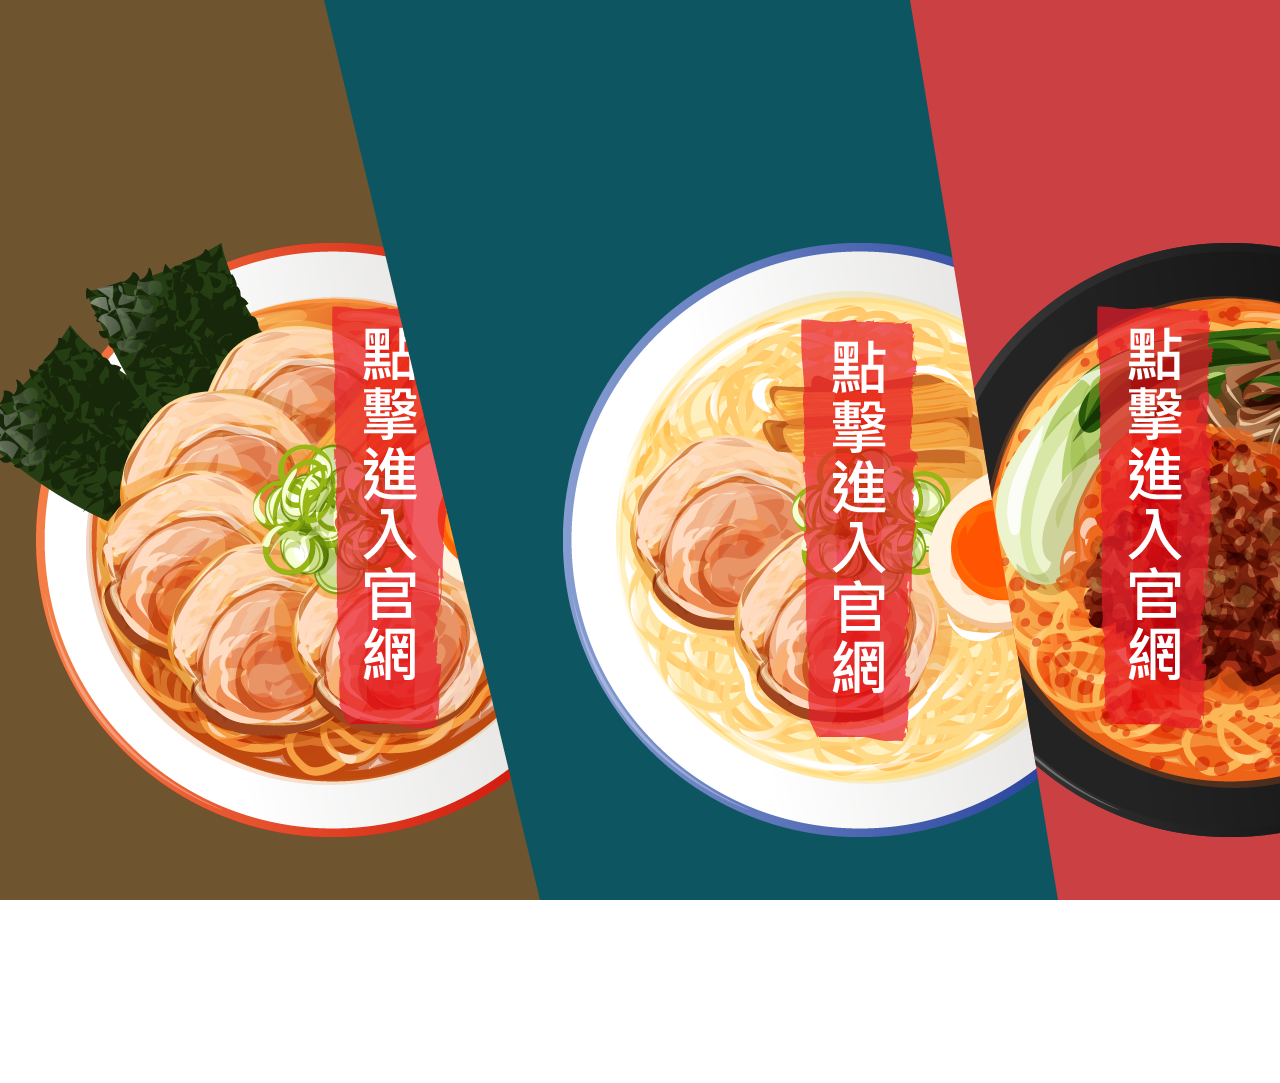
<file: index.html>
<!DOCTYPE html>
<html lang="en">

<head>
    <meta charset="UTF-8">
    <meta name="viewport" content="width=device-width, initial-scale=1.0">
    <meta http-equiv="X-UA-Compatible" content="ie=edge">
    <title>transition</title>
    <link rel="stylesheet" href="./css/basic-settings.css">
    <style>
        .flex {
            /* basic styling */
            width: 100vw;
            height: 100vh;
            background-color: #0D5661;
            font: 14px Arial;

            /* flexbox setup */
            display: flex;
            flex-direction: row;
        }

        .flex>div {
            flex: 1 1 auto;
            width: 30px;
            /* To make the transition work nicely. (Transitions to/from
                    "width:auto" are buggy in Gecko and Webkit, at least.
                    See http://bugzil.la/731886 for more info.) */
            transition: 0.7s ease-out;
        }

        /* colors */
        .flex>div:nth-child(1) {
            background: #6E552F;
            clip-path: polygon(0 0, 60% 0, 100% 100%, 0 100%);
        }

        .flex>div:nth-child(2) {
            /* 中間空白區 */
        }

        .flex>div:nth-child(3) {
            background: #CB4042;
            clip-path: polygon(0 0, 100% 0, 100% 100%, 40% 100%);
        }

        .flex>div:hover {
            width: 200px;
        }
    </style>
</head>

<body>
    <!-- <p>Flexbox nuovo</p> -->
    <div class="flex">
        <div><a href="./html/home.html"><img src="./images/ramen-01.png" alt="ramen-01"></a></div>
        <div><a href="./html/home.html"><img src="./images/ramen-02.png" alt="ramen-02"></a></div>
        <div><a href="./html/home.html"><img src="./images/ramen-03.png" alt="ramen-03"></a></div>
    </div>
</body>
</html>
</file>
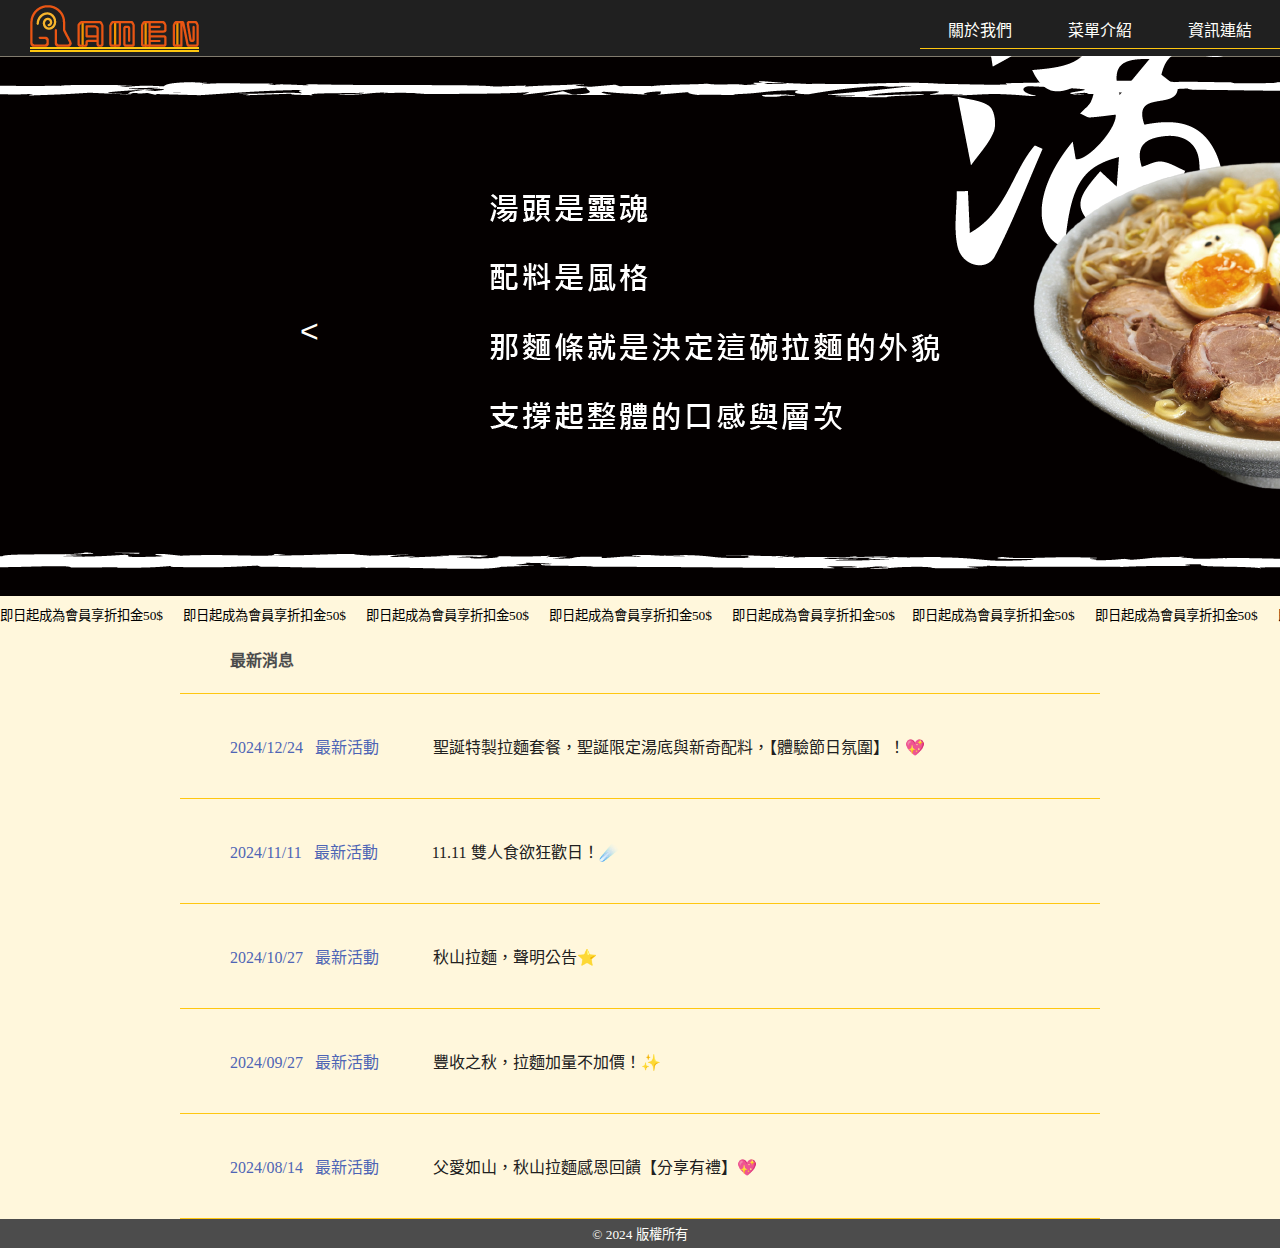
<file: html/home.html>
<!DOCTYPE html>
<html lang="zh-TW">

<head>
    <meta charset="UTF-8">
    <meta name="viewport" content="width=device-width, initial-scale=1.0">
    <meta http-equiv="X-UA-Compatible" content="ie=edge">
    <title>秋山拉麵</title>
    <link rel="stylesheet" href="../css/basic-settings.css">
    <link rel="stylesheet" href="../css/marquee.css">
    <link rel="stylesheet" href="../css/header.css">
    <link rel="stylesheet" href="../css/content.css">
    <link rel="stylesheet" href="../css/info.css">
    <link rel="stylesheet" href="../css/footer.css">
    <style>
    body{
    background-color: #fff7dc;
    }
    /* .warp {
        margin: auto;
        text-align: center;
    } */
    </style>
</head>

<!-- 一欄式版型 -->
<body>
    <!-- 置頂 -->
    <div class="warp">
        <!-- <p>top</p> -->
        <!-- 頁首區 -->
        <div class="header">
            <div id="logo"><img id="logo" src="../images/web-logo.png" alt="logo"></div>
            <!--選單 -->
            <ul>
                <li><a href="#">關於我們</a>
                    <ul>
                        <li><a href="./under-construction.html" target="_blank">門市據點</a></li>
                        <li><a href="./under-construction.html" target="_blank">會員專區</a></li>
                        <li><a href="./about.html" target="_blank">企業永續</a></li>
                    </ul>
                </li>

                <li><a href="#">菜單介紹</a>
                    <ul>
                        <li><a href="./shopping.html" target="_blank">線上點餐</a></li>
                        <li><a href="./under-construction.html" target="_blank">活動消息</a></li>
                        <li><a href="./under-construction.html" target="_blank">聯絡我們</a></li>
                    </ul>
                </li>

                <li><a href="#">資訊連結</a>
                    <ul>
                        <li><a id="Instagram" href="https://www.instagram.com/" target="_blank">Instagram</a></li>
                        <li><a id="Facebook" href="https://fb.me/Noah929Desgin" target="_blank">Facebook</a></li>
                        <li><a id="Youtube" href="https://www.youtube.com/" target="_blank">Youtube</a></li>
                    </ul>
                </li>
            </ul>
        </div>
        <!-- 內容區 -->
        <div class="content">
            <!-- 旋轉木馬架構 -->
            <div class="default">
                <div class="carousrl">
                    <a href="#" class="prev">&nbsp;&gt;</a>
                    <ul>
                        <li><img src="../images/ramen-banner-01.png" alt="ramen-banner-01"></li>
                        <li><img src="../images/ramen-banner-02.png" alt="ramen-banner-02"></li>
                        <li><img src="../images/ramen-banner-03.png" alt="ramen-banner-03"></li>
                    </ul>
                    <a href="#" class="next">&lt;&nbsp;</a>
                </div>
            </div>
        </div>
        <!-- nav -->
        <div class="marquee-container">
            <div class="marquee-content">
            <small> 
                即日起成為會員享折扣金50$&nbsp;&nbsp;&nbsp;&nbsp;&nbsp;
                即日起成為會員享折扣金50$&nbsp;&nbsp;&nbsp;&nbsp;&nbsp;
                即日起成為會員享折扣金50$&nbsp;&nbsp;&nbsp;&nbsp;&nbsp;
                即日起成為會員享折扣金50$&nbsp;&nbsp;&nbsp;&nbsp;&nbsp;
                即日起成為會員享折扣金50$&nbsp;&nbsp;&nbsp;&nbsp;&nbsp; 
            </small>
            </div>
            <div class="marquee-content2">
            <small> 
                即日起成為會員享折扣金50$&nbsp;&nbsp;&nbsp;&nbsp;&nbsp;
                即日起成為會員享折扣金50$&nbsp;&nbsp;&nbsp;&nbsp;&nbsp;
                即日起成為會員享折扣金50$&nbsp;&nbsp;&nbsp;&nbsp;&nbsp;
                即日起成為會員享折扣金50$&nbsp;&nbsp;&nbsp;&nbsp;&nbsp;
                即日起成為會員享折扣金50$&nbsp;&nbsp;&nbsp;&nbsp;&nbsp; 
            </small>
            </div>
            <div class="marquee-content3">
            <small> 
                即日起成為會員享折扣金50$&nbsp;&nbsp;&nbsp;&nbsp;&nbsp;
                即日起成為會員享折扣金50$&nbsp;&nbsp;&nbsp;&nbsp;&nbsp;
                即日起成為會員享折扣金50$&nbsp;&nbsp;&nbsp;&nbsp;&nbsp;
                即日起成為會員享折扣金50$&nbsp;&nbsp;&nbsp;&nbsp;&nbsp;
                即日起成為會員享折扣金50$&nbsp;&nbsp;&nbsp;&nbsp;&nbsp; 
            </small>
            </div>
        </div>
        <!-- 資訊區 -->
        <div class="info">
            <p><strong>最新消息</strong></p>
            <p>2024/12/24&nbsp;&nbsp;&nbsp;最新活動<a href="#">&nbsp;聖誕特製拉麵套餐，聖誕限定湯底與新奇配料，【體驗節日氛圍】！💖</a></p>
            <p>2024/11/11&nbsp;&nbsp;&nbsp;最新活動<a href="#">&nbsp;11.11 雙人食欲狂歡日！☄️</a></p>
            <p>2024/10/27&nbsp;&nbsp;&nbsp;最新活動<a href="#">&nbsp;秋山拉麵，聲明公告⭐</a></p>
            <p>2024/09/27&nbsp;&nbsp;&nbsp;最新活動<a href="#">&nbsp;豐收之秋，拉麵加量不加價！✨</a></p>
            <p>2024/08/14&nbsp;&nbsp;&nbsp;最新活動<a href="#">&nbsp;父愛如山，秋山拉麵感恩回饋【分享有禮】💖</a></p>
        </div>

        <!-- 版權頁尾區 -->
        <footer><small>&copy 2024 版權所有</small></footer>
    </div>
</body>

<!-- jQuery主程式 -->
<script src="../js/jquery-1.11.3.min.js"></script>
<!-- 旋轉木馬主程式 -->
<script src="../js/jquery.jcarousellite.min.js"></script>

<!-- 自行撰寫Js -->
<!-- 駝峰式命名 -->
<!-- 小駝峰(第二個單字開始的字首為大寫) -->
<!-- 大駝峰(第一個單字開始的字首為大寫) -->
<script>
    $(function () {
        $(".default .carousrl").jCarouselLite({
            auto: 4000,
            speed: 2000,  //每次捲動的速度
            scroll: 1,    //每次捲動的張數
            visible: 1,   //可見的張數
            btnNext: ".default .next",
            btnPrev: ".default .prev"
        });
    });
</script>

</body>

</html>
</file>
<file: css/basic-settings.css>
* {
    margin: 0;
    padding: 0;
    box-sizing: border-box;
}
</file>
<file: css/marquee.css>
.marquee-container {
  width: 100%;
  overflow: hidden;
  display: flex;
}

.marquee-content {
  display: inline-block;
  white-space: nowrap;
  animation: marquee 20s linear infinite;
}

.marquee-content2 {
  display: inline-block;
  white-space: nowrap;
  animation: marquee 20s linear infinite;
}

.marquee-content3 {
  display: inline-block;
  white-space: nowrap;
  animation: marquee 20s linear infinite;
}

@keyframes marquee {
  0% {
    transform: translateX(0);
  }
  100% {
    transform: translateX(-100%);
  }
}

@keyframes marquee2 {
  0% {
    transform: translateX(0);
  }
  100% {
    transform: translateX(-100%);
  }
}

@keyframes marquee3 {
  0% {
    transform: translateX(0);
  }
  100% {
    transform: translateX(-100%);
  }
}
</file>
<file: css/header.css>
#logo img{
    border-bottom: thick double #ffc710;
    padding-top: 5px;
}
.header {
    /* border-bottom: 2px solid #425599; */
    background-color: #202020;
    z-index: 10;
    display: flex;
    justify-content: space-between;
    align-items: center;
    padding-left: 30px;
    position:sticky;
	top:0;
}
.header ul{
    border-bottom: 1px solid #ffc710;
    display: flex;
}
.header li {
    list-style: none;
}
.header a {
    /* background-color: #4c4c4c; */
    text-align: center;
    text-decoration: none;
    display: block;
    color: #fffffb;
    width: 120px;
    line-height: 35px;
    padding-top: 5px;
    transition: 0.3s;
    cursor: pointer;
}
.header ul ul {
    border-top: 2px solid #ffc710;
    border-bottom: 2px solid #ffc710;
    position: absolute;
    display: none;
    margin-top: 0.5px;
    z-index: 100;
    background-color: #303030;
}
.header li li {
    display: flex;
    flex-direction: column;
}
.header li:hover ul {
    display: block;
}
.header a:hover {
    color: #F9BF45;
}
#Instagram:hover{
    color: hotpink;
}
#Facebook:hover{
    color: royalblue
}
#Youtube:hover{
    color: red
}
</file>
<file: css/content.css>
.default {
  /* border: 1px solid; */
  text-align: center;
  /* margin-top: 0.5vh; */
  margin-bottom: 1vh;
}

.carousel {
  position: relative;
  /* 為了讓 .prev 和 .next 能使用 absolute 定位 */
  display: flex;
  align-items: center;
  justify-content: center;
}

.carousrl img {
  /* width: 100%; */
  /* 垂直對齊目的:為了將圖片下方的預設留白區平均分配在上下的位置 */
  vertical-align: top;
}

.prev, .next {
  color: #fffffb;
  font-family: Arial, sans-serif;
  font-size: 32px;
  position: absolute;
  top: 50%;
  /* 垂直置中 */
  transform: translateY(-50%);
  /* 修正垂直位置 */
  z-index: 10;
  /* 提高按鈕的層次 */
  cursor: pointer;
  /* 顯示手型游標以提示可點擊 */
}

.prev {
  right: 300px;
  /* 靠左的距離 */
}

.next {
  left: 300px;
  /* 靠右的距離 */
}

.prev:hover, .next:hover {
  color: #999;
}

a {
  padding-top: 10px;
  text-decoration: none;
}
</file>
<file: css/info.css>
.info {
    /* border: 1px solid; */
    width: 100%;
    padding: 0 20vh;
}

.info strong{
    color: #4c4c4c;
}

.info p {
    /* width: 100%; */
    min-height: 70px;
    padding: 20px 15px 20px 50px;
    display: flex;
    align-items: center;
    font-size: 16px;
    color: #4e65b5;
    border-bottom: 1px solid #ffc710;
    justify-content: flex-start;
}

.info a {
    padding: 20px 15px 20px 50px;
    color: #202020;
}
</file>
<file: css/footer.css>
footer {
    background-color: #4c4c4c;
    color: #fffffb;
    padding-top: 5px;
    padding-bottom: 5px;
    text-align: center;
}
</file>
